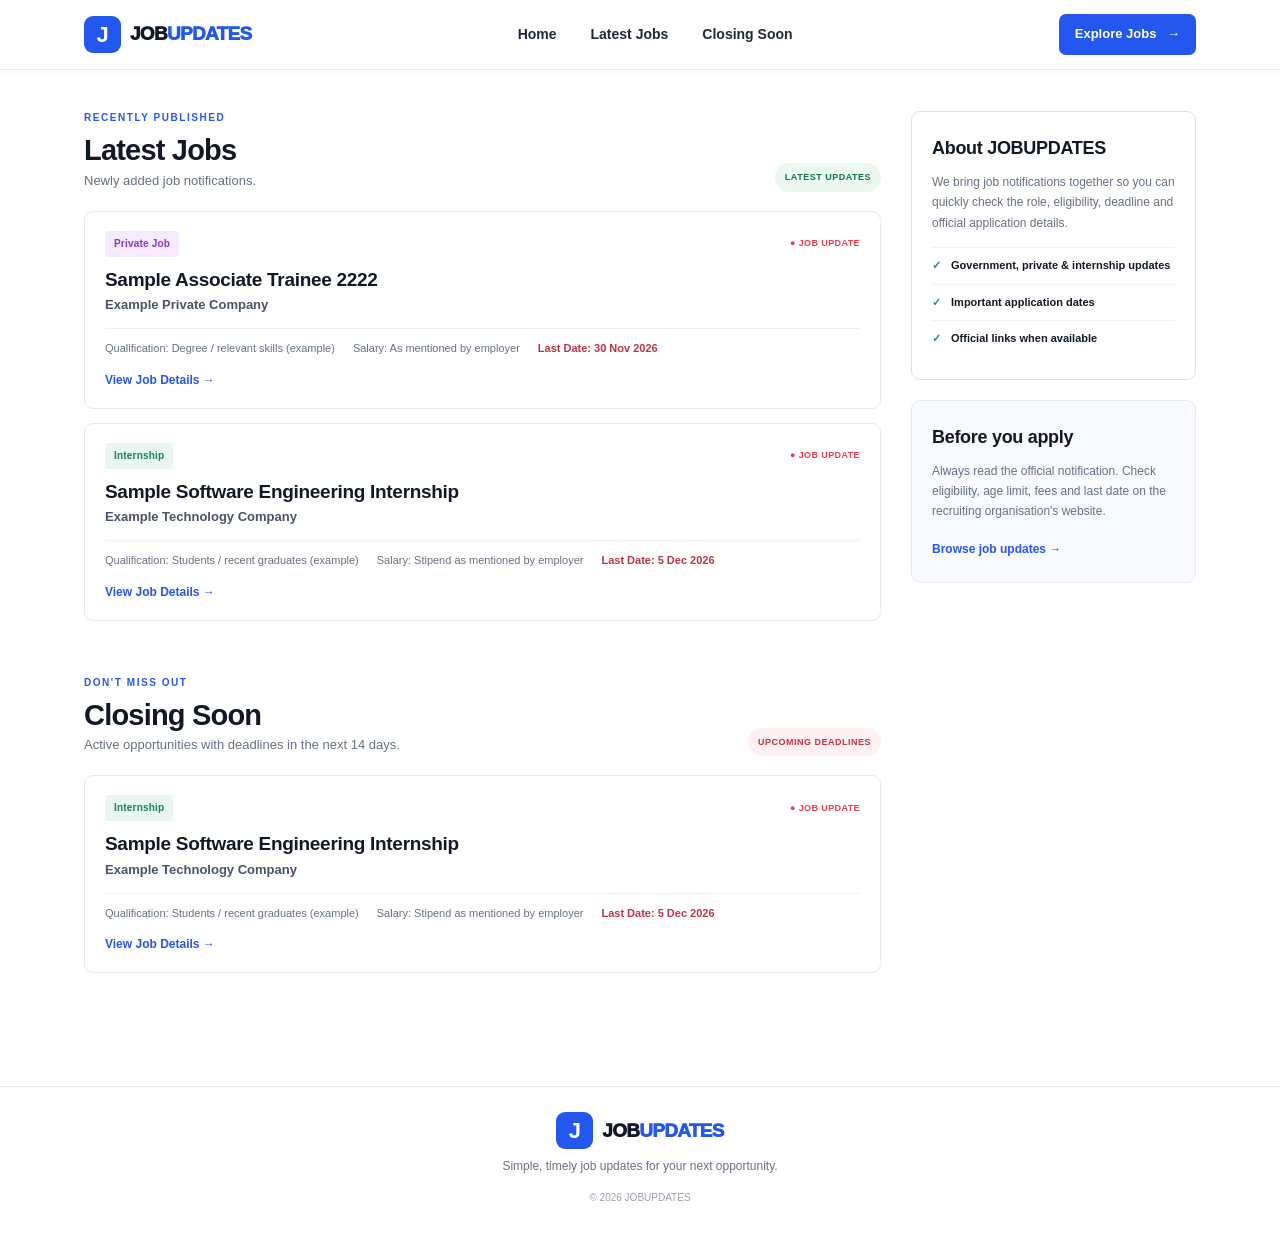
<file: index.html>
<!doctype html>
<html lang="en">
<head>
  <meta charset="utf-8">
  <meta name="viewport" content="width=device-width, initial-scale=1">
  <meta name="description" content="JOBUPDATES — latest job notifications and application deadlines.">
  <title>JOBUPDATES | Latest Job Notifications</title>
  <link rel="stylesheet" href="style.css">
</head>
<body>
<header class="site-header">
  <div class="header-inner">
    <a class="brand" href="index.html" aria-label="JOBUPDATES home"><span class="brand-mark">J</span><span class="brand-word">JOB<span>UPDATES</span></span></a>
    <nav class="main-nav" aria-label="Main navigation">
      <a href="#home">Home</a>
      <a href="#latest">Latest Jobs</a>
      <a href="#closing">Closing Soon</a>
    </nav>
    <a class="header-cta" href="#latest">Explore Jobs <span>→</span></a>
  </div>
</header>

<main class="content-wrap">
  <div class="main-column">
    <section id="latest" class="feed-section">
      <div class="section-title">
        <div><span class="eyebrow">RECENTLY PUBLISHED</span><h2>Latest Jobs</h2><p>Newly added job notifications.</p></div>
        <span class="section-count">LATEST UPDATES</span>
      </div>
      <div id="latestJobs" class="job-feed">Loading latest jobs...</div>
    </section>

    <section id="closing" class="feed-section">
      <div class="section-title">
        <div><span class="eyebrow">DON'T MISS OUT</span><h2>Closing Soon</h2><p>Active opportunities with deadlines in the next 14 days.</p></div>
        <span class="section-count deadline-count">UPCOMING DEADLINES</span>
      </div>
      <div id="closingJobs" class="job-feed">Loading deadlines...</div>
    </section>
  </div>

  <aside class="sidebar">
    <section class="side-panel follow-panel">
      <h3>About JOBUPDATES</h3>
      <p>We bring job notifications together so you can quickly check the role, eligibility, deadline and official application details.</p>
      <div class="side-highlight"><span>✓</span> Government, private & internship updates</div>
      <div class="side-highlight"><span>✓</span> Important application dates</div>
      <div class="side-highlight"><span>✓</span> Official links when available</div>
    </section>
    <section class="side-panel reminder-panel">
      <h3>Before you apply</h3>
      <p>Always read the official notification. Check eligibility, age limit, fees and last date on the recruiting organisation's website.</p>
      <a href="#latest">Browse job updates →</a>
    </section>
  </aside>
</main>

<footer class="site-footer">
  <a class="brand" href="index.html"><span class="brand-mark">J</span><span class="brand-word">JOB<span>UPDATES</span></span></a>
  <p>Simple, timely job updates for your next opportunity.</p>
  <small>© <span id="year"></span> JOBUPDATES</small>
</footer>
<script src="script.js"></script>
</body>
</html>
</file>
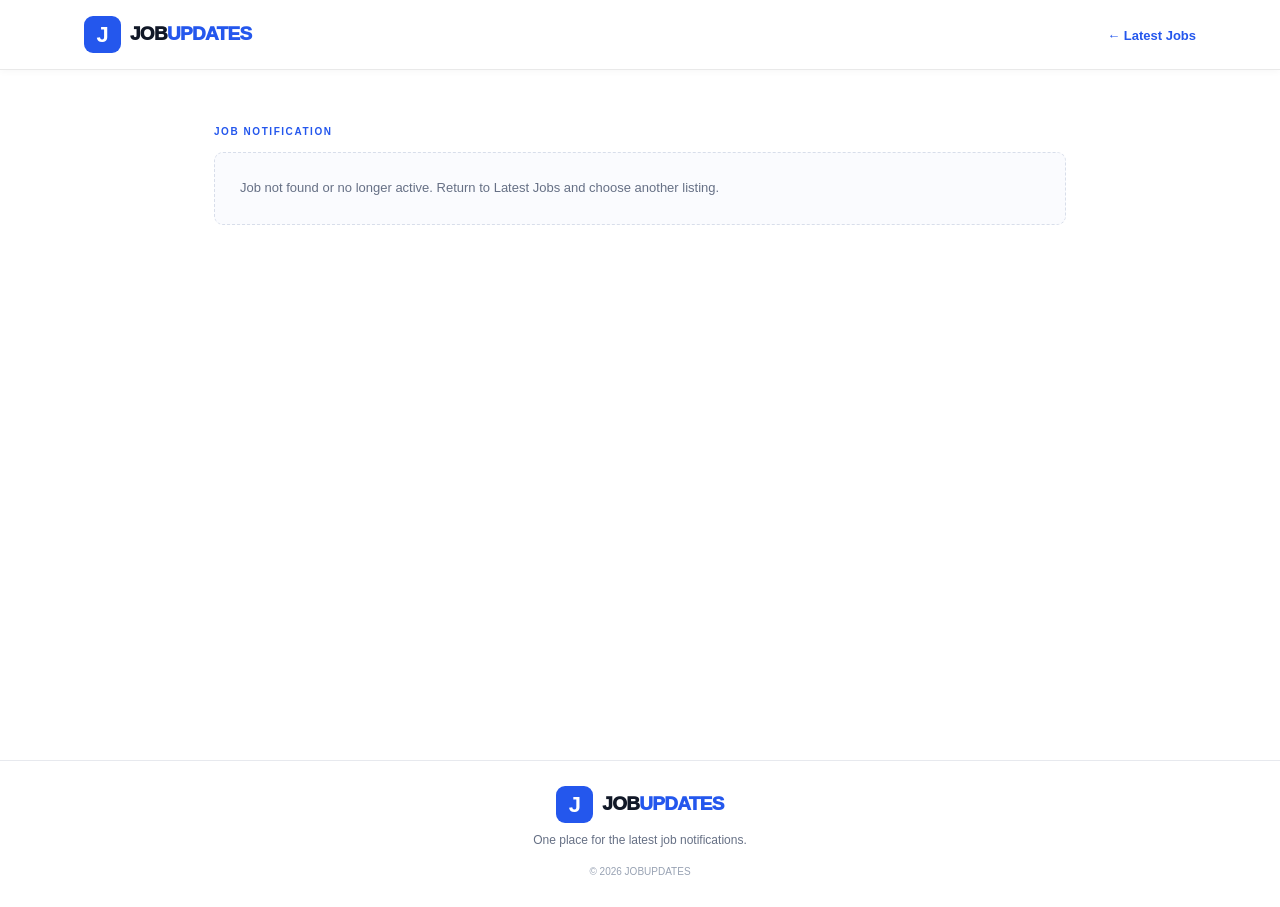
<file: job-details.html>
<!doctype html><html lang="en"><head><meta charset="utf-8"><meta name="viewport" content="width=device-width,initial-scale=1"><title>Job Details | JOBUPDATES</title><link rel="stylesheet" href="style.css"></head><body><header class="topbar"><a class="logo" href="index.html"><b>J</b><span>JOB<span>UPDATES</span></span></a><nav><a href="index.html">← Latest Jobs</a></nav></header><main class="detail-wrap"><span class="eyebrow">JOB NOTIFICATION</span><div id="jobDetail">Loading job details...</div></main><footer><a class="logo footer-logo" href="index.html"><b>J</b><span>JOB<span>UPDATES</span></span></a><p>One place for the latest job notifications.</p><small>© <span id="year"></span> JOBUPDATES</small></footer><script src="script.js"></script></body></html>
</file>
<file: style.css>
:root{--blue:#2457ed;--ink:#111827;--muted:#667085;--line:#e7e9ee;--soft:#f5f7fb;--red:#e83d50}
*{box-sizing:border-box}html{scroll-behavior:smooth;scroll-padding-top:90px}body{margin:0;color:var(--ink);font:15px/1.6 Inter,Arial,sans-serif;background:#fff}a{color:inherit;text-decoration:none}
.site-header{height:70px;background:#fff;border-bottom:1px solid #e9e9e9;position:sticky;top:0;z-index:20;box-shadow:0 2px 7px #10182808}
.header-inner{max-width:1160px;height:100%;padding:0 24px;margin:auto;display:flex;align-items:center;justify-content:space-between;gap:25px}
.brand{display:inline-flex;align-items:center;gap:9px;white-space:nowrap}.brand-mark{width:37px;height:37px;border-radius:9px;background:var(--blue);color:#fff;display:grid;place-items:center;font-size:22px;font-weight:900}.brand-word{font-size:19px;font-weight:950;letter-spacing:-.7px}.brand-word span{color:var(--blue)}
.main-nav{display:flex;align-items:center;gap:34px}.main-nav a{font-weight:750;font-size:14px;color:#202939}.main-nav a:hover{color:var(--blue)}
.header-cta{background:var(--blue);color:#fff;padding:10px 16px;border-radius:7px;font-size:13px;font-weight:800}.header-cta span{padding-left:7px}
.intro{background:linear-gradient(105deg,#f2f5ff 0%,#f8f9ff 58%,#eaf0ff 100%);border-bottom:1px solid #edf0f7}
.intro-inner{max-width:1160px;min-height:365px;margin:auto;padding:48px 24px;display:flex;align-items:center;justify-content:space-between;gap:40px}
.intro-copy{max-width:620px;position:relative;z-index:1}.eyebrow{font-size:10px;letter-spacing:1.55px;font-weight:900;color:var(--blue)}
.intro h1{font-size:clamp(43px,5.5vw,64px);line-height:1.03;letter-spacing:-2.6px;margin:13px 0 14px;font-weight:900}.intro h1 span{color:var(--blue)}
.intro-copy>p{max-width:570px;color:#667085;font-size:16px;margin:0 0 23px}.primary-btn{display:inline-block;background:var(--blue);color:white;padding:12px 18px;border-radius:8px;font-size:13px;font-weight:850;box-shadow:0 7px 16px #2457ed2a}.primary-btn span{padding-left:8px}
.intro-visual{width:390px;min-width:330px;height:260px;position:relative;display:grid;place-items:center}.visual-glow{position:absolute;width:290px;height:220px;background:#dce6ff;border-radius:48% 52% 60% 40%;transform:rotate(-12deg)}
.notice-card{position:relative;width:290px;background:#fff;border:1px solid #e0e7f5;border-radius:15px;padding:18px 21px;box-shadow:0 20px 45px #17366e18;transform:rotate(2deg)}
.notice-title{background:var(--blue);color:#fff;text-align:center;border-radius:7px;padding:9px;font-weight:900;font-size:13px;margin-bottom:8px}.notice-row{display:flex;align-items:center;gap:11px;padding:9px 2px;border-bottom:1px solid #edf0f5;font-size:13px;font-weight:750}.notice-row i{font-style:normal;color:var(--blue);font-size:17px}.notice-foot{font-size:11px;color:#8a93a5;padding-top:10px}
.content-wrap{max-width:1160px;margin:0 auto;padding:45px 24px 65px;display:grid;grid-template-columns:minmax(0,1fr) 285px;gap:30px;align-items:start}
.feed-section{margin-bottom:48px}.section-title{display:flex;justify-content:space-between;align-items:end;gap:15px;margin-bottom:19px}.section-title h2{font-size:29px;line-height:1.2;letter-spacing:-.8px;margin:5px 0 3px}.section-title p{margin:0;color:var(--muted);font-size:13px}.section-count{font-size:9px;font-weight:900;letter-spacing:.5px;color:#167343;background:#eaf8ef;border-radius:30px;padding:7px 10px;white-space:nowrap}.deadline-count{background:#fff0f1;color:#c43242}
.job-feed{display:grid;gap:14px}.job-card{padding:19px 20px 17px;border:1px solid var(--line);border-radius:9px;background:#fff;transition:box-shadow .2s,border-color .2s}.job-card:hover{border-color:#c9d5fb;box-shadow:0 8px 22px #172b500d}
.card-top{display:flex;align-items:center;justify-content:space-between;gap:12px;margin-bottom:10px}.type-tag{font-size:10px;font-weight:900;letter-spacing:.2px;padding:5px 9px;border-radius:3px;background:#edf2ff;color:#2454d9}.type-tag.private{background:#f5eaff;color:#853ac0}.type-tag.internship{background:#e8f8f1;color:#178451}.new-tag{font-size:9px;color:var(--red);font-weight:900;letter-spacing:.4px}
.job-card h3{font-size:19px;line-height:1.35;margin:0 0 3px;font-weight:850;letter-spacing:-.3px}.company{font-size:13px;font-weight:750;color:#475467;margin-bottom:12px}
.job-meta{display:flex;flex-wrap:wrap;gap:7px 18px;border-top:1px solid #edf0f4;padding-top:11px;color:#667085;font-size:11px}.job-meta .deadline{color:#bd3543;font-weight:800}
.details-link{display:inline-block;margin-top:13px;color:var(--blue);font-size:12px;font-weight:900}.details-link:hover{text-decoration:underline}
.sidebar{padding-top:7px}.side-panel{border:1px solid #dedfe4;border-radius:9px;padding:22px 20px;margin-bottom:20px;background:#fff}.side-panel h3{font-size:18px;margin:0 0 9px;letter-spacing:-.3px}.side-panel p{font-size:12px;color:#667085;line-height:1.7;margin:0 0 14px}.side-highlight{font-size:11px;font-weight:750;padding:9px 0;border-top:1px solid #eff1f4}.side-highlight span{color:#15945b;font-weight:900;margin-right:7px}.reminder-panel{background:#f8faff;border-color:#e5ebfb}.reminder-panel a{font-size:12px;color:var(--blue);font-weight:850}
.empty{padding:25px;border:1px dashed #d8deea;border-radius:9px;color:#667085;background:#fafbfe;font-size:13px}
.site-footer{border-top:1px solid var(--line);padding:25px 24px;text-align:center}.site-footer .brand{justify-content:center}.site-footer p{font-size:12px;color:#667085;margin:8px 0}.site-footer small{font-size:10px;color:#98a2b3}
.disclaimer{font-size:11px;color:#8a93a5;line-height:1.6}
@media(max-width:850px){.content-wrap{grid-template-columns:1fr}.sidebar{display:grid;grid-template-columns:1fr 1fr;gap:14px;padding:0}.side-panel{margin:0}.intro-visual{width:320px;min-width:290px}}
@media(max-width:620px){.header-inner{padding:0 15px}.main-nav{gap:13px}.main-nav a{font-size:11px}.header-cta{display:none}.brand-word{font-size:17px}.intro-inner{padding:39px 20px;min-height:0}.intro-visual{display:none}.intro h1{font-size:48px}.intro-copy>p{font-size:14px}.content-wrap{padding:34px 16px 45px}.section-title{align-items:start}.section-title h2{font-size:26px}.section-count{font-size:8px}.job-card{padding:16px}.job-card h3{font-size:17px}.sidebar{grid-template-columns:1fr}}

/* Compact feed-first homepage: no hero/banner above job listings */
.content-wrap{padding-top:34px}
@media(max-width:620px){.content-wrap{padding-top:26px}}

/* Job details page styling */
.topbar{height:70px;background:#fff;border-bottom:1px solid #e9e9e9;position:sticky;top:0;z-index:20;box-shadow:0 2px 7px #10182808;display:flex;align-items:center;justify-content:space-between;padding:0 max(24px,calc((100% - 1112px)/2))}
.topbar .logo{display:inline-flex;align-items:center;gap:9px;white-space:nowrap}
.topbar .logo>b,.footer-logo>b{width:37px;height:37px;border-radius:9px;background:var(--blue);color:#fff;display:grid;place-items:center;font-size:22px;font-weight:900}
.topbar .logo>span,.footer-logo>span{font-size:19px;font-weight:950;letter-spacing:-.7px}
.topbar .logo>span>span,.footer-logo>span>span{color:var(--blue)}
.topbar nav a{font-size:13px;font-weight:800;color:var(--blue)}
.detail-wrap{max-width:900px;min-height:calc(100vh - 210px);margin:0 auto;padding:48px 24px 65px}
.detail-wrap>.eyebrow{display:inline-block;margin-bottom:12px}
.detail-card{border:1px solid var(--line);border-radius:12px;padding:30px;background:#fff;box-shadow:0 10px 30px #172b500b}
.detail-card h1{font-size:clamp(27px,4vw,38px);line-height:1.2;letter-spacing:-1px;margin:15px 0 8px}
.detail-card> b{display:block;color:#475467;font-size:16px;margin-bottom:22px}
.detail-card p{font-size:14px;color:#475467;line-height:1.8;margin:12px 0}
.detail-card p>b{color:var(--ink)}
.button{display:inline-block;padding:12px 17px;border-radius:7px;font-size:13px;font-weight:850;margin:5px 8px 5px 0}
.button.primary{background:var(--blue);color:#fff}
.detail-card .disclaimer{padding:12px 14px;background:#fff9e9;border-left:3px solid #e6ad37;border-radius:4px;color:#7a6025}
body>footer{border-top:1px solid var(--line);padding:25px 24px;text-align:center;background:#fff}
.footer-logo{display:inline-flex;align-items:center;gap:9px}
body>footer p{font-size:12px;color:#667085;margin:8px 0}
body>footer small{font-size:10px;color:#98a2b3}
@media(max-width:620px){.topbar{padding:0 16px}.detail-wrap{padding:30px 16px 45px}.detail-card{padding:20px}.detail-card h1{font-size:27px}}
</file>
